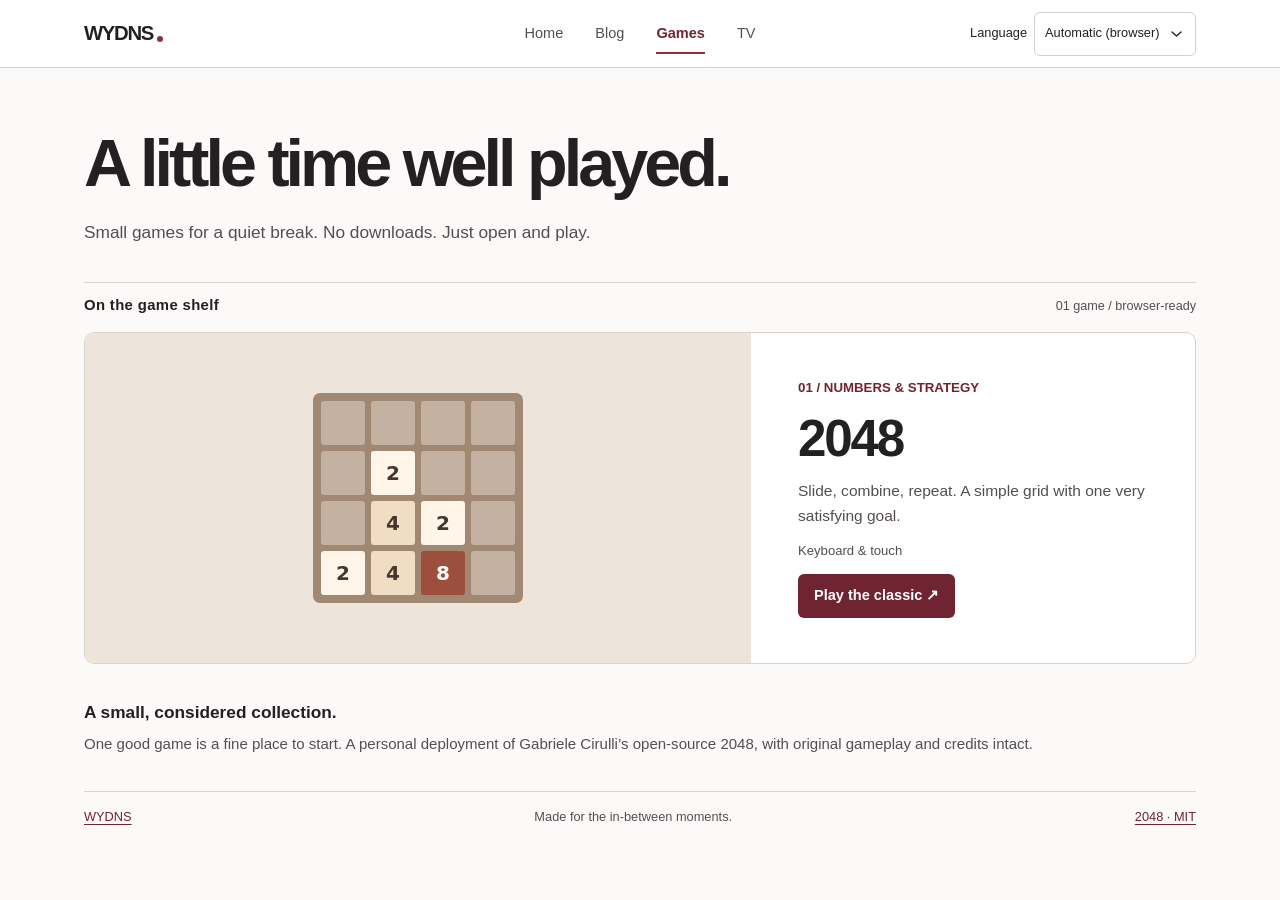
<file: index.html>
<!doctype html>
<html lang="zh-CN">
<head>
<meta charset="utf-8">
<meta name="viewport" content="width=device-width, initial-scale=1">
<meta name="description" content="The WYDNS game shelf. A small collection of browser games, starting with the classic 2048.">
<title data-title-i18n="games">Games — WYDNS</title>
<link rel="canonical" href="https://game.wydns.dpdns.org/">
<link rel="stylesheet" href="/assets/wydns-front.716766fd24.css"><script defer src="/assets/shared/wydns.43c16d378a.js"></script><link rel="dns-prefetch" href="//wydns.dpdns.org"><link rel="dns-prefetch" href="//blog.wydns.dpdns.org"><link rel="dns-prefetch" href="//game.wydns.dpdns.org"></head>
<body>
<a class="skip" href="#main"><span data-i18n="skip">跳至正文</span></a><svg aria-hidden="true" height="0" style="position:absolute" width="0"><symbol id="chev" viewbox="0 0 12 12"><path d="m4 2 4 4-4 4" fill="none" stroke="currentColor" stroke-linecap="round" stroke-linejoin="round" stroke-width="1.5"></path></symbol></svg>
<header class="bar wy-header"><div class="shell head"><a class="brand" href="https://wydns.dpdns.org/" translate="no">WYDNS</a><nav aria-label="WYDNS" class="nav"><a data-i18n="home" href="https://wydns.dpdns.org/">主站</a><a data-i18n="blog" href="https://blog.wydns.dpdns.org/">博客</a><a aria-current="page" data-i18n="games" href="https://game.wydns.dpdns.org/">游戏</a><a href="https://tv.wydns.dpdns.org/">TV</a></nav><label class="language"><span data-i18n="language">语言</span> <span class="select"><select aria-label="语言" data-language=""><option value="auto">自动（浏览器）</option><option value="zh-CN">简体中文</option><option value="zh-TW">繁體中文</option><option value="en">English</option><option value="ja">日本語</option><option value="ko">한국어</option><option value="es">Español</option><option value="fr">Français</option><option value="de">Deutsch</option></select><svg aria-hidden="true" viewbox="0 0 11 8"><path d="m1 2 4.5 4L10 2" fill="none" stroke="currentColor" stroke-linecap="round" stroke-linejoin="round" stroke-width="1.4"></path></svg></span></label></div></header>
<main id="main" class="shell" tabindex="-1">
<header class="intro"><h1 data-i18n="playhero">留一点时间，好好玩一局。</h1><p data-i18n="playlead">安静休息时的小小乐趣。无需下载，打开即玩。</p></header>
<section aria-labelledby="shelf"><div class="section-head"><h2 data-i18n="shelf" id="shelf">游戏架</h2><small data-i18n="onegame">1 款游戏 · 浏览器即玩</small></div><div class="feature game-feature"><a aria-label="开始 2048" class="feature-img visual-game" href="2048/"><div aria-hidden="true" class="board"><i class="v"></i><i class="v"></i><i class="v"></i><i class="v"></i><i class="v"></i><i class="v2">2</i><i class="v"></i><i class="v"></i><i class="v"></i><i class="v4">4</i><i class="v2">2</i><i class="v"></i><i class="v2">2</i><i class="v4">4</i><i class="v8">8</i><i class="v"></i></div></a><div class="feature-copy"><p class="meta" data-i18n="strategy">数字与策略</p><h2>2048</h2><p data-i18n="carddesc">滑动、合并、再来一次。简单的方格，一个令人满足的目标。</p><span class="game-meta" data-i18n="input">键盘与触控</span><a class="play-btn" data-i18n="play" href="2048/">开始游戏</a></div></div></section>
<section class="block credits"><h2 data-i18n="collection">小而用心的游戏收藏。</h2><p data-i18n="creditsdesc">从一个好游戏开始。本站个人部署 Gabriele Cirulli 的开源 2048，保留原有玩法与署名。</p></section>
</main>
<footer class="shell foot"><a href="https://wydns.dpdns.org">WYDNS</a><span><span data-i18n="moments">为片刻闲暇而作。</span></span><a href="2048/LICENSE.txt">2048 · MIT</a></footer>
</body>
</html>
</file>
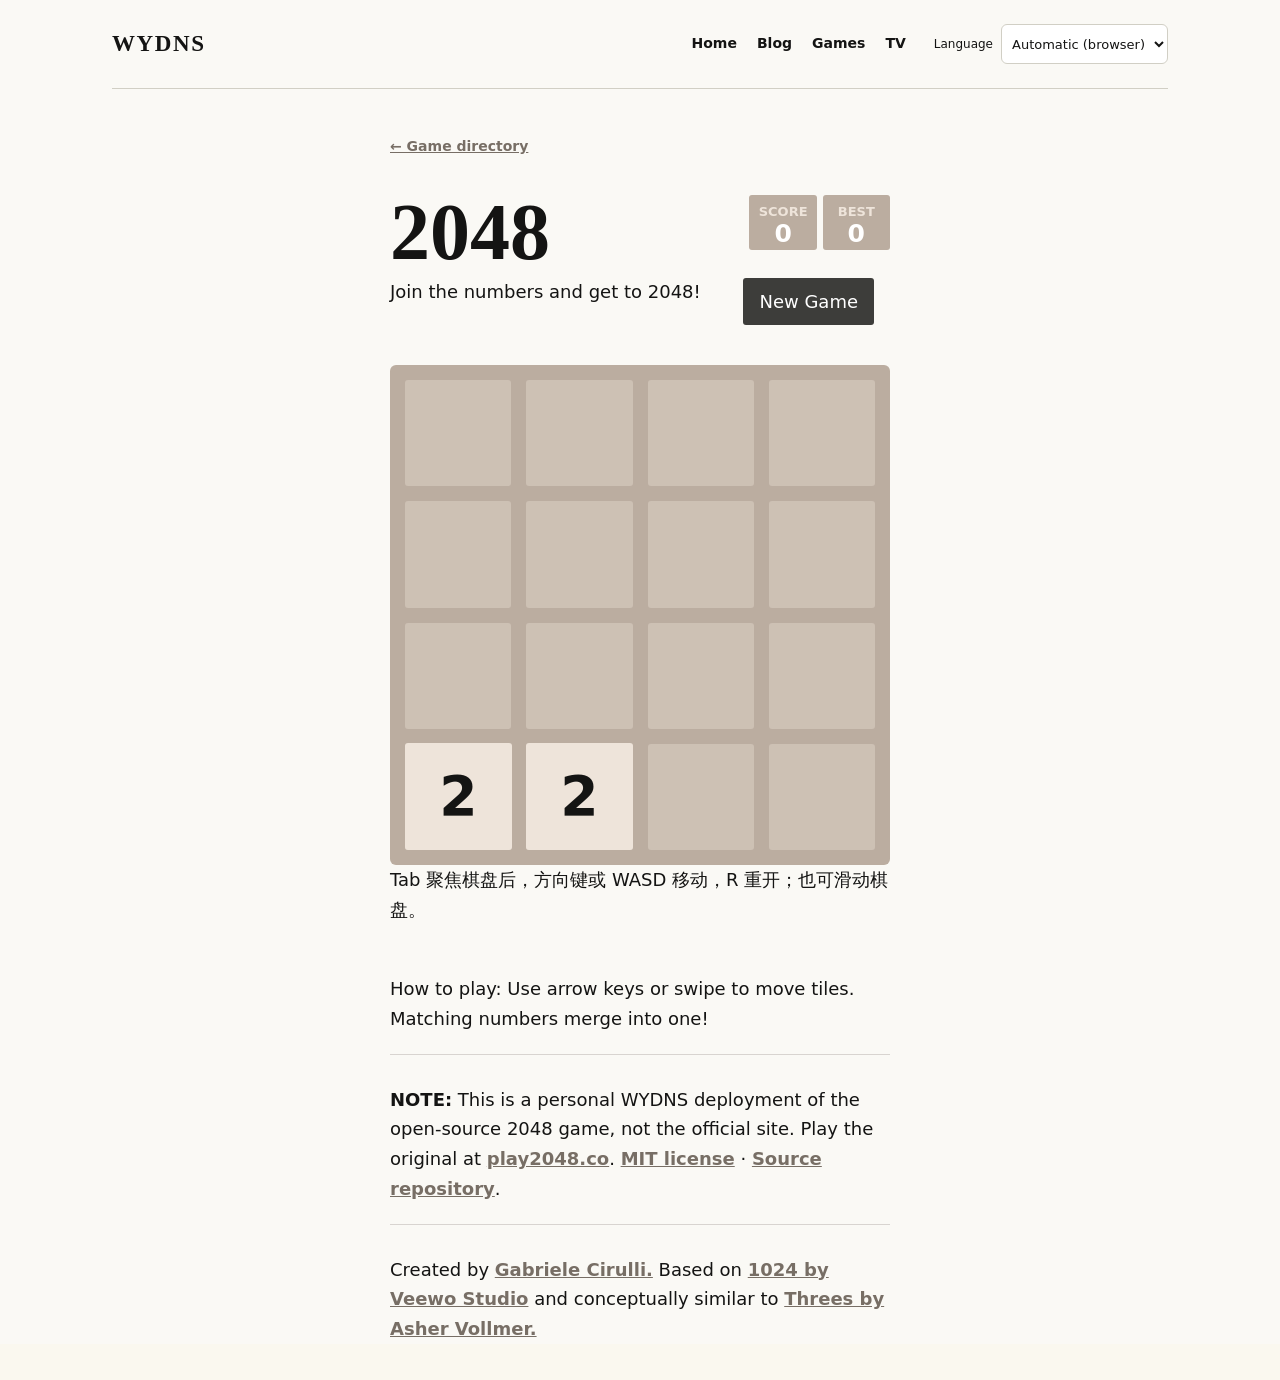
<file: 2048/index.html>
<!DOCTYPE html>
<html lang="zh-CN">
<head>
  <meta charset="utf-8">
  <title>2048</title>

  <link href="style/main.css" rel="stylesheet" type="text/css">
  <link rel="shortcut icon" href="favicon.ico">
  <link rel="apple-touch-icon" href="meta/apple-touch-icon.png">
  <link rel="apple-touch-startup-image" href="meta/apple-touch-startup-image-640x1096.png" media="(device-width: 320px) and (device-height: 568px) and (-webkit-device-pixel-ratio: 2)"> <!-- iPhone 5+ -->
  <link rel="apple-touch-startup-image" href="meta/apple-touch-startup-image-640x920.png"  media="(device-width: 320px) and (device-height: 480px) and (-webkit-device-pixel-ratio: 2)"> <!-- iPhone, retina -->
  <meta name="apple-mobile-web-app-capable" content="yes">
  <meta name="apple-mobile-web-app-status-bar-style" content="black">

  <meta name="HandheldFriendly" content="True">
  <meta name="MobileOptimized" content="320">
  <meta name="viewport" content="width=device-width, initial-scale=1.0, minimal-ui">
<link rel="stylesheet" href="/assets/shared/wydns.dcfc24a1fe.css"><script defer src="/assets/shared/wydns.43c16d378a.js"></script><style>body.wy-game{margin:0;padding:0;background:var(--ivory);font-family:var(--sans)}.wy-game>.container{margin:36px auto}.wy-game .score-container:after,.wy-game .best-container:after{content:attr(data-label)}.wy-game button{font:inherit;border:0;cursor:pointer;color:#fff;background:var(--gray-700);border-radius:3px;min-height:44px}.wy-game .game-message button{padding:0 20px;line-height:42px;margin-left:9px}.wy-game button:focus-visible,.wy-game .game-container:focus-visible{outline:3px solid var(--accent);outline-offset:5px}.wy-game .game-intro{line-height:1.6}.wy-game .above-game{display:flex;align-items:start;gap:16px}.wy-game .above-game .game-intro{flex:1;width:auto}.wy-game .restart-button{width:auto;min-width:105px;text-align:center;white-space:normal;height:auto;line-height:1.5;padding:10px 16px}.wy-game .wy-header{font-size:14px}@media(max-width:520px){.wy-game>.container{margin:26px auto}.wy-game .game-intro{font-size:15px}.wy-game .restart-button{font-size:14px;min-width:90px;padding:8px}.wy-game .game-message .lower{display:flex;justify-content:center;gap:8px}.wy-game .game-message button{margin:0;padding:0 10px;font-size:14px}}</style><link rel="dns-prefetch" href="//wydns.dpdns.org"><link rel="dns-prefetch" href="//blog.wydns.dpdns.org"><link rel="dns-prefetch" href="//game.wydns.dpdns.org"></head>
<body class="wy-game"><a class="skip" href="#main"><span data-i18n="skip">跳至正文</span></a><header class="wy-header"><a class="wy-brand" href="https://wydns.dpdns.org/">WYDNS</a><nav aria-label="WYDNS"><a data-i18n="home" href="https://wydns.dpdns.org/">主站</a><a data-i18n="blog" href="https://blog.wydns.dpdns.org/">博客</a><a data-i18n="games" href="https://game.wydns.dpdns.org/">游戏</a><a href="https://tv.wydns.dpdns.org/">TV</a><label class="wy-language"><span data-i18n="language">语言</span><select data-language aria-label="语言"><option value="auto">自动（浏览器）</option><option value="zh-CN">简体中文</option><option value="zh-TW">繁體中文</option><option value="en">English</option><option value="ja">日本語</option><option value="ko">한국어</option><option value="es">Español</option><option value="fr">Français</option><option value="de">Deutsch</option></select></label></nav></header>
  <main id="main" class="container">
    <p style="font-size: 14px; margin: 0 0 18px"><a class="wy-return" href="../"><span data-i18n="backgames">← 游戏目录</span></a></p>
    <div class="heading">
      <h1 class="title">2048</h1>
      <div class="scores-container">
        <div class="score-container" data-score-label="score" data-label="得分">0</div>
        <div class="best-container" data-score-label="best" data-label="最佳">0</div>
      </div>
    </div>

    <div class="above-game">
      <p class="game-intro"><span data-i18n="gameintro">合并数字，挑战 2048！</span></p>
      <button type="button" class="restart-button"><span data-i18n="new">新游戏</span></button>
    </div>

    <div class="game-container" tabindex="0" role="group" aria-label="2048 棋盘" aria-describedby="board-help">
      <div class="game-message">
        <p></p>
        <div class="lower">
	        <button type="button" class="keep-playing-button"><span data-i18n="keep">继续游戏</span></button>
          <button type="button" class="retry-button"><span data-i18n="retry">再试一次</span></button>
        </div>
      </div>

      <div class="grid-container">
        <div class="grid-row">
          <div class="grid-cell"></div>
          <div class="grid-cell"></div>
          <div class="grid-cell"></div>
          <div class="grid-cell"></div>
        </div>
        <div class="grid-row">
          <div class="grid-cell"></div>
          <div class="grid-cell"></div>
          <div class="grid-cell"></div>
          <div class="grid-cell"></div>
        </div>
        <div class="grid-row">
          <div class="grid-cell"></div>
          <div class="grid-cell"></div>
          <div class="grid-cell"></div>
          <div class="grid-cell"></div>
        </div>
        <div class="grid-row">
          <div class="grid-cell"></div>
          <div class="grid-cell"></div>
          <div class="grid-cell"></div>
          <div class="grid-cell"></div>
        </div>
      </div>

      <div class="tile-container">

      </div>
    </div>

    <p id="board-help" lang="zh-CN">Tab 聚焦棋盘后，方向键或 WASD 移动，R 重开；也可滑动棋盘。</p>
    <p class="game-explanation">
      <span data-i18n="how">玩法：使用方向键或滑动来移动方块。相同数字相遇时合并为一个！</span>
    </p>
    <hr>
    <p>
    <strong class="important">Note:</strong> This is a personal WYDNS deployment of the open-source 2048 game, not the official site. Play the original at <a href="https://play2048.co/">play2048.co</a>. <a href="LICENSE.txt">MIT license</a> · <a href="https://github.com/TIMWUXIPA/2048">Source repository</a>.
    </p>
    <hr>
    <p>
    Created by <a href="http://gabrielecirulli.com" target="_blank">Gabriele Cirulli.</a> Based on <a href="https://itunes.apple.com/us/app/1024!/id823499224" target="_blank">1024 by Veewo Studio</a> and conceptually similar to <a href="http://asherv.com/threes/" target="_blank">Threes by Asher Vollmer.</a>
    </p>
  </main>

  <script src="js/bind_polyfill.js"></script>
  <script src="js/classlist_polyfill.js"></script>
  <script src="js/animframe_polyfill.js"></script>
  <script src="js/keyboard_input_manager.js"></script>
  <script src="js/html_actuator.js"></script>
  <script src="js/grid.js"></script>
  <script src="js/tile.js"></script>
  <script src="js/local_storage_manager.js"></script>
  <script src="js/game_manager.js"></script>
  <script src="js/application.js"></script>
</body>
</html>
</file>
<file: assets/wydns-front.716766fd24.css>
:root{color-scheme:light;--paper:#fbfaf8;--panel:#fff;--ink:#232024;--muted:#544e53;--rule:#d9d2ce;--accent:#8a323d;--accent-dark:#702432;--wash:#efe6e6;--measure:1112px;font:16px/1.6 -apple-system,BlinkMacSystemFont,"PingFang SC","Microsoft YaHei",sans-serif}*{box-sizing:border-box}body,h1,h2,p,figure{margin:0}body{background:var(--paper);color:var(--ink)}a{color:inherit;text-decoration:none}button,select{font:inherit}button,a,select{touch-action:manipulation}:focus-visible{outline:3px solid var(--accent);outline-offset:4px}.shell{width:min(var(--measure),calc(100% - 64px));margin-inline:auto}.bar{border-bottom:1px solid var(--rule);background:#fff}.head{display:grid;grid-template-columns:1fr auto 1fr;align-items:center;min-height:67px;gap:14px}.brand{font-weight:850;font-size:1.27rem;letter-spacing:-.064em;display:inline-flex;align-items:center;min-height:44px;justify-self:start}.brand::after{content:"";width:6px;height:6px;border-radius:50%;background:var(--accent);margin:11px 0 0 4px}.nav{display:flex;flex-wrap:wrap;gap:0 18px}.nav a{min-height:46px;display:inline-flex;align-items:center;padding:0 7px;font-size:.91rem;white-space:nowrap;color:var(--muted);position:relative}.nav a:hover,.nav a[aria-current]{color:var(--accent-dark)}.nav a[aria-current]{font-weight:740}.nav a[aria-current]::after{content:"";position:absolute;background:var(--accent);height:2px;bottom:3px;left:7px;right:7px}.language{justify-self:end;display:inline-flex;align-items:center;gap:7px;font-size:.8rem;white-space:nowrap}.select{position:relative;display:grid}.select select{appearance:none;min-height:44px;border:1px solid #c9bdba;border-radius:6px;color:var(--ink);background:#fff;padding:0 35px 0 10px;max-width:168px}.select svg{width:11px;height:8px;position:absolute;inset-inline-end:14px;top:50%;transform:translateY(-50%);pointer-events:none}.skip{position:absolute;top:4px;left:8px;z-index:3;padding:8px 12px;background:white;clip-path:inset(50%)}.skip:focus{clip-path:none}.view[hidden]{display:none}.intro{padding:57px 0 36px}.intro h1{font-size:clamp(2.35rem,5.2vw,4.6rem);font-weight:730;letter-spacing:-.057em;line-height:1.15;text-wrap:balance}.intro p{margin-top:16px;color:var(--muted);font-size:1.08rem;line-height:1.65}.phrase{display:inline-block}.home .intro{padding:64px 0 44px}.section-head{display:flex;align-items:baseline;justify-content:space-between;gap:8px 14px;flex-wrap:wrap;padding:11px 0 14px;border-top:1px solid var(--rule)}.section-head h2{font-size:.93rem;font-weight:725;letter-spacing:.024em}.section-head small{font-size:.79rem;color:var(--muted)}.catalog{display:grid;grid-template-columns:repeat(3,minmax(0,1fr));gap:29px 22px}.destination{display:grid;grid-template-rows:auto 1fr;gap:13px;min-width:0;border-bottom:1px solid var(--rule);padding-bottom:14px}.destination:hover h2{color:var(--accent)}.destination:hover .label,.text-link:hover{text-decoration:underline;text-underline-offset:4px}.asset{aspect-ratio:2.1;display:grid;place-items:center;overflow:hidden;background:#eee8e5;border-radius:7px;min-width:0}.asset img{width:100%;height:100%;object-fit:cover;object-position:50% 54%;min-height:0}.asset:has(img){grid-template-rows:minmax(0,1fr)}.dest-copy{display:flex;flex-direction:column;align-items:start;gap:4px;min-width:0}.dest-copy h2{font-size:1.42rem;line-height:1.24;font-weight:720;letter-spacing:-.027em}.dest-copy p,.feature p{color:var(--muted);text-wrap:pretty}.dest-copy p{font-size:.93rem;overflow-wrap:anywhere}.label{color:var(--accent-dark);font-weight:650;font-size:.85rem;margin-top:auto;padding-top:5px;display:inline-flex;align-items:center;gap:6px}.chev{width:11px;height:11px;flex:none}.visual-tv{background:#e9e5eb}.tv-mark{display:grid;place-items:center;width:45%;max-width:146px;aspect-ratio:1.77;background:#faf8f8;border:1px solid #a598a6;border-radius:8px;color:#5b435c}.tv-mark svg{width:24%;height:auto}.visual-game{background:#eee5da}.board{display:grid;grid-template-columns:repeat(4,1fr);width:min(38%,118px);gap:4px;padding:6px;background:#a08873;border-radius:7px;aspect-ratio:1}.board i{display:grid;place-items:center;aspect-ratio:1;background:#c5b1a1;border-radius:3px;font:710 .84rem/1 system-ui;color:#47362d}.board .v2{background:#fff5e9}.board .v4{background:#f1dcc4}.board .v8{background:#9b4f3c;color:#fff}.feature{display:grid;grid-template-columns:minmax(0,1.2fr) minmax(0,.8fr);background:var(--panel);border:1px solid var(--rule);border-radius:10px;overflow:hidden;align-items:stretch}.feature:focus-within{outline-offset:4px}.feature-img{min-width:0;display:block;position:relative;aspect-ratio:1.81;overflow:hidden}.feature-img img{position:absolute;inset:0;width:100%;height:100%;object-fit:cover;object-position:center 54%}.feature-copy{padding:clamp(23px,4vw,47px);display:flex;flex-direction:column;justify-content:center;gap:11px;align-items:start}.feature-copy .meta{font-size:.83rem;font-weight:600;color:var(--accent-dark)}.feature h2{font-size:clamp(1.55rem,3vw,2.57rem);font-weight:720;letter-spacing:-.043em;line-height:1.15;text-wrap:balance}.feature h2 a:hover{text-decoration:underline;text-underline-offset:5px}.text-link{color:var(--accent-dark);font-weight:650;display:inline-flex;align-items:center;min-height:44px;gap:6px;font-size:.91rem}.feature p{font-size:.97rem}.block{margin-top:35px}.notes .section-head{padding-block:5px}.empty{color:var(--muted);font-size:.94rem;padding:4px 0}.game-feature .feature-copy{padding-block:24px}.game-feature .feature-img{display:grid;place-items:center;aspect-ratio:2.02}.game-feature .board{width:clamp(112px,14vw,170px);gap:6px;padding:8px}.game-feature .board i{font-size:clamp(.82rem,1.65vw,1.25rem)}.game-feature .feature-copy h2{font-size:clamp(2.1rem,4vw,3.65rem);font-variant-numeric:tabular-nums}.game-meta{font-size:.82rem;color:var(--muted)}.play-btn{display:inline-flex;align-items:center;justify-content:center;min-height:44px;padding:0 16px;background:var(--accent-dark);color:white;border-radius:6px;font-size:.91rem;font-weight:650}.play-btn:hover{background:#4d1720}.credits h2{font-size:1.08rem;margin-bottom:6px}.credits p{color:var(--muted);font-size:.94rem}.foot{margin-top:35px;padding:15px 0 22px;border-top:1px solid var(--rule);font-size:.8rem;color:var(--muted);display:flex;align-items:start;flex-wrap:wrap;justify-content:space-between;gap:5px 18px}.foot a{color:var(--accent-dark);text-decoration:underline;text-underline-offset:3px}@media(max-width:850px){.head{grid-template-columns:1fr auto;gap:0;padding-top:4px}.nav{grid-row:2;grid-column:1/-1;gap:0 16px;margin-left:-7px}.language{grid-row:1;grid-column:2}.catalog{grid-template-columns:repeat(2,minmax(0,1fr))}.intro,.home .intro{padding:40px 0 29px}.feature-copy{padding:22px}.feature-img{aspect-ratio:1.55}.game-feature .feature-img{aspect-ratio:1.5}}
@media(max-width:600px){.shell{width:calc(100% - 36px)}.intro,.home .intro{padding:29px 0 23px}.intro h1{font-size:clamp(1.94rem,8.3vw,3.15rem);max-width:11em;letter-spacing:-.045em}.intro p{font-size:.94rem;margin-top:10px;line-height:1.56}.section-head{padding:8px 0}.catalog{grid-template-columns:1fr;gap:0}.destination{grid-template-columns:85px minmax(0,1fr);grid-template-rows:auto;gap:12px;padding:9px 0;align-items:center}.asset{aspect-ratio:1.32;border-radius:5px}.dest-copy{gap:3px}.dest-copy h2{font-size:1.08rem}.dest-copy p{font-size:.86rem;line-height:1.44}.label{font-size:.81rem;margin-top:0;padding-top:1px}.board{width:min(65%,54px);gap:2px;padding:3px;border-radius:4px}.board i{font-size:.49rem;border-radius:2px}.tv-mark{width:63%;border-radius:4px}.feature{grid-template-columns:1fr}.feature-img{aspect-ratio:1.88}.feature-copy,.game-feature .feature-copy{padding:13px 15px 12px;gap:6px}.feature h2{font-size:1.47rem}.feature p{font-size:.89rem}.block{margin-top:24px}.game-feature .feature-img{aspect-ratio:auto;min-height:112px}.game-feature .board{width:86px;gap:3px;padding:5px}.game-feature .board i{font-size:.74rem}.game-feature .feature-copy h2{font-size:2rem}.foot{padding:12px 0 13px;margin-top:25px}.language select{max-width:148px}}
@media(max-width:350px){.shell{width:calc(100% - 28px)}.nav{gap:0 10px}.language{gap:4px}.language select{max-width:132px}.destination{grid-template-columns:72px minmax(0,1fr);gap:10px}}
@media(forced-colors:active){.select select{appearance:auto;padding-inline-end:7px}.select svg{display:none}}
/* Cross-site polish after pixel review. */
.intro h1{font-weight:690;letter-spacing:-.06em}.select select{border-color:#d6cecb}.destination:hover .asset{outline:1px solid #a79a95;outline-offset:-1px}.catalog .asset img{filter:saturate(.9)}.catalog .board{width:min(43%,136px)}.visual-tv{background:#ebe5e8}.tv-mark{position:relative;width:53%;max-width:168px;background:#eee7ee;border-color:#a393a3;color:#655165}.tv-mark svg{width:33%}.notes .section-head a{color:var(--muted);font-weight:550}.empty{background:#f1eeeb;padding:10px 14px;border-radius:5px}.credits + *{margin-top:12px}.view[data-view=games] .game-meta{color:#4e4246;font-weight:550}.game-feature .board{width:clamp(126px,17vw,210px)}.phrase{display:inline-block;max-width:100%}
@media(max-width:600px){.catalog .board{width:min(73%,62px)}.tv-mark{width:73%}.game-feature .board{width:86px}.play-btn{width:min(100%,190px)}.foot [data-license]:not([hidden]){flex-basis:100%}.empty{padding:8px 10px}}

@media(max-width:420px){.language select{max-width:156px}.nav{gap:0 9px}}
.language,.select{min-width:0}.skip:focus{clip-path:none}.destination:focus-visible,.feature a:focus-visible{outline-offset:-3px}.feature-copy a:focus-visible{outline-offset:3px}.play-btn{margin-top:2px}.intro h1{text-wrap:balance}
</file>
<file: 2048/style/main.css>
@import url(fonts/clear-sans.css);
html, body {
  margin: 0;
  padding: 0;
  background: #faf8ef;
  color: #776e65;
  font-family: "Clear Sans", "Helvetica Neue", Arial, sans-serif;
  font-size: 18px; }

body {
  margin: 80px 0; }

.heading:after {
  content: "";
  display: block;
  clear: both; }

h1.title {
  font-size: 80px;
  font-weight: bold;
  margin: 0;
  display: block;
  float: left; }

@-webkit-keyframes move-up {
  0% {
    top: 25px;
    opacity: 1; }

  100% {
    top: -50px;
    opacity: 0; } }
@-moz-keyframes move-up {
  0% {
    top: 25px;
    opacity: 1; }

  100% {
    top: -50px;
    opacity: 0; } }
@keyframes move-up {
  0% {
    top: 25px;
    opacity: 1; }

  100% {
    top: -50px;
    opacity: 0; } }
.scores-container {
  float: right;
  text-align: right; }

.score-container, .best-container {
  position: relative;
  display: inline-block;
  background: #bbada0;
  padding: 15px 25px;
  font-size: 25px;
  height: 25px;
  line-height: 47px;
  font-weight: bold;
  border-radius: 3px;
  color: white;
  margin-top: 8px;
  text-align: center; }
  .score-container:after, .best-container:after {
    position: absolute;
    width: 100%;
    top: 10px;
    left: 0;
    text-transform: uppercase;
    font-size: 13px;
    line-height: 13px;
    text-align: center;
    color: #eee4da; }
  .score-container .score-addition, .best-container .score-addition {
    position: absolute;
    right: 30px;
    color: red;
    font-size: 25px;
    line-height: 25px;
    font-weight: bold;
    color: rgba(119, 110, 101, 0.9);
    z-index: 100;
    -webkit-animation: move-up 600ms ease-in;
    -moz-animation: move-up 600ms ease-in;
    animation: move-up 600ms ease-in;
    -webkit-animation-fill-mode: both;
    -moz-animation-fill-mode: both;
    animation-fill-mode: both; }

.score-container:after {
  content: "Score"; }

.best-container:after {
  content: "Best"; }

p {
  margin-top: 0;
  margin-bottom: 10px;
  line-height: 1.65; }

a {
  color: #776e65;
  font-weight: bold;
  text-decoration: underline;
  cursor: pointer; }

strong.important {
  text-transform: uppercase; }

hr {
  border: none;
  border-bottom: 1px solid #d8d4d0;
  margin-top: 20px;
  margin-bottom: 30px; }

.container {
  width: 500px;
  margin: 0 auto; }

@-webkit-keyframes fade-in {
  0% {
    opacity: 0; }

  100% {
    opacity: 1; } }
@-moz-keyframes fade-in {
  0% {
    opacity: 0; }

  100% {
    opacity: 1; } }
@keyframes fade-in {
  0% {
    opacity: 0; }

  100% {
    opacity: 1; } }
.game-container {
  margin-top: 40px;
  position: relative;
  padding: 15px;
  cursor: default;
  -webkit-touch-callout: none;
  -ms-touch-callout: none;
  -webkit-user-select: none;
  -moz-user-select: none;
  -ms-user-select: none;
  -ms-touch-action: none;
  touch-action: none;
  background: #bbada0;
  border-radius: 6px;
  width: 500px;
  height: 500px;
  -webkit-box-sizing: border-box;
  -moz-box-sizing: border-box;
  box-sizing: border-box; }
  .game-container .game-message {
    display: none;
    position: absolute;
    top: 0;
    right: 0;
    bottom: 0;
    left: 0;
    background: rgba(238, 228, 218, 0.5);
    z-index: 100;
    text-align: center;
    -webkit-animation: fade-in 800ms ease 1200ms;
    -moz-animation: fade-in 800ms ease 1200ms;
    animation: fade-in 800ms ease 1200ms;
    -webkit-animation-fill-mode: both;
    -moz-animation-fill-mode: both;
    animation-fill-mode: both; }
    .game-container .game-message p {
      font-size: 60px;
      font-weight: bold;
      height: 60px;
      line-height: 60px;
      margin-top: 222px; }
    .game-container .game-message .lower {
      display: block;
      margin-top: 59px; }
    .game-container .game-message button {
      display: inline-block;
      background: #8f7a66;
      border-radius: 3px;
      padding: 0 20px;
      text-decoration: none;
      color: #f9f6f2;
      height: 40px;
      line-height: 42px;
      margin-left: 9px; }
      .game-container .game-message button.keep-playing-button {
        display: none; }
    .game-container .game-message.game-won {
      background: rgba(237, 194, 46, 0.5);
      color: #f9f6f2; }
      .game-container .game-message.game-won button.keep-playing-button {
        display: inline-block; }
    .game-container .game-message.game-won, .game-container .game-message.game-over {
      display: block; }

.grid-container {
  position: absolute;
  z-index: 1; }

.grid-row {
  margin-bottom: 15px; }
  .grid-row:last-child {
    margin-bottom: 0; }
  .grid-row:after {
    content: "";
    display: block;
    clear: both; }

.grid-cell {
  width: 106.25px;
  height: 106.25px;
  margin-right: 15px;
  float: left;
  border-radius: 3px;
  background: rgba(238, 228, 218, 0.35); }
  .grid-cell:last-child {
    margin-right: 0; }

.tile-container {
  position: absolute;
  z-index: 2; }

.tile, .tile .tile-inner {
  width: 107px;
  height: 107px;
  line-height: 107px; }
.tile.tile-position-1-1 {
  -webkit-transform: translate(0px, 0px);
  -moz-transform: translate(0px, 0px);
  -ms-transform: translate(0px, 0px);
  transform: translate(0px, 0px); }
.tile.tile-position-1-2 {
  -webkit-transform: translate(0px, 121px);
  -moz-transform: translate(0px, 121px);
  -ms-transform: translate(0px, 121px);
  transform: translate(0px, 121px); }
.tile.tile-position-1-3 {
  -webkit-transform: translate(0px, 242px);
  -moz-transform: translate(0px, 242px);
  -ms-transform: translate(0px, 242px);
  transform: translate(0px, 242px); }
.tile.tile-position-1-4 {
  -webkit-transform: translate(0px, 363px);
  -moz-transform: translate(0px, 363px);
  -ms-transform: translate(0px, 363px);
  transform: translate(0px, 363px); }
.tile.tile-position-2-1 {
  -webkit-transform: translate(121px, 0px);
  -moz-transform: translate(121px, 0px);
  -ms-transform: translate(121px, 0px);
  transform: translate(121px, 0px); }
.tile.tile-position-2-2 {
  -webkit-transform: translate(121px, 121px);
  -moz-transform: translate(121px, 121px);
  -ms-transform: translate(121px, 121px);
  transform: translate(121px, 121px); }
.tile.tile-position-2-3 {
  -webkit-transform: translate(121px, 242px);
  -moz-transform: translate(121px, 242px);
  -ms-transform: translate(121px, 242px);
  transform: translate(121px, 242px); }
.tile.tile-position-2-4 {
  -webkit-transform: translate(121px, 363px);
  -moz-transform: translate(121px, 363px);
  -ms-transform: translate(121px, 363px);
  transform: translate(121px, 363px); }
.tile.tile-position-3-1 {
  -webkit-transform: translate(242px, 0px);
  -moz-transform: translate(242px, 0px);
  -ms-transform: translate(242px, 0px);
  transform: translate(242px, 0px); }
.tile.tile-position-3-2 {
  -webkit-transform: translate(242px, 121px);
  -moz-transform: translate(242px, 121px);
  -ms-transform: translate(242px, 121px);
  transform: translate(242px, 121px); }
.tile.tile-position-3-3 {
  -webkit-transform: translate(242px, 242px);
  -moz-transform: translate(242px, 242px);
  -ms-transform: translate(242px, 242px);
  transform: translate(242px, 242px); }
.tile.tile-position-3-4 {
  -webkit-transform: translate(242px, 363px);
  -moz-transform: translate(242px, 363px);
  -ms-transform: translate(242px, 363px);
  transform: translate(242px, 363px); }
.tile.tile-position-4-1 {
  -webkit-transform: translate(363px, 0px);
  -moz-transform: translate(363px, 0px);
  -ms-transform: translate(363px, 0px);
  transform: translate(363px, 0px); }
.tile.tile-position-4-2 {
  -webkit-transform: translate(363px, 121px);
  -moz-transform: translate(363px, 121px);
  -ms-transform: translate(363px, 121px);
  transform: translate(363px, 121px); }
.tile.tile-position-4-3 {
  -webkit-transform: translate(363px, 242px);
  -moz-transform: translate(363px, 242px);
  -ms-transform: translate(363px, 242px);
  transform: translate(363px, 242px); }
.tile.tile-position-4-4 {
  -webkit-transform: translate(363px, 363px);
  -moz-transform: translate(363px, 363px);
  -ms-transform: translate(363px, 363px);
  transform: translate(363px, 363px); }

.tile {
  position: absolute;
  -webkit-transition: 100ms ease-in-out;
  -moz-transition: 100ms ease-in-out;
  transition: 100ms ease-in-out;
  -webkit-transition-property: -webkit-transform;
  -moz-transition-property: -moz-transform;
  transition-property: transform; }
  .tile .tile-inner {
    border-radius: 3px;
    background: #eee4da;
    text-align: center;
    font-weight: bold;
    z-index: 10;
    font-size: 55px; }
  .tile.tile-2 .tile-inner {
    background: #eee4da;
    box-shadow: 0 0 30px 10px rgba(243, 215, 116, 0), inset 0 0 0 1px rgba(255, 255, 255, 0); }
  .tile.tile-4 .tile-inner {
    background: #ede0c8;
    box-shadow: 0 0 30px 10px rgba(243, 215, 116, 0), inset 0 0 0 1px rgba(255, 255, 255, 0); }
  .tile.tile-8 .tile-inner {
    color: #f9f6f2;
    background: #f2b179; }
  .tile.tile-16 .tile-inner {
    color: #f9f6f2;
    background: #f59563; }
  .tile.tile-32 .tile-inner {
    color: #f9f6f2;
    background: #f67c5f; }
  .tile.tile-64 .tile-inner {
    color: #f9f6f2;
    background: #f65e3b; }
  .tile.tile-128 .tile-inner {
    color: #f9f6f2;
    background: #edcf72;
    box-shadow: 0 0 30px 10px rgba(243, 215, 116, 0.2381), inset 0 0 0 1px rgba(255, 255, 255, 0.14286);
    font-size: 45px; }
    @media screen and (max-width: 520px) {
      .tile.tile-128 .tile-inner {
        font-size: 25px; } }
  .tile.tile-256 .tile-inner {
    color: #f9f6f2;
    background: #edcc61;
    box-shadow: 0 0 30px 10px rgba(243, 215, 116, 0.31746), inset 0 0 0 1px rgba(255, 255, 255, 0.19048);
    font-size: 45px; }
    @media screen and (max-width: 520px) {
      .tile.tile-256 .tile-inner {
        font-size: 25px; } }
  .tile.tile-512 .tile-inner {
    color: #f9f6f2;
    background: #edc850;
    box-shadow: 0 0 30px 10px rgba(243, 215, 116, 0.39683), inset 0 0 0 1px rgba(255, 255, 255, 0.2381);
    font-size: 45px; }
    @media screen and (max-width: 520px) {
      .tile.tile-512 .tile-inner {
        font-size: 25px; } }
  .tile.tile-1024 .tile-inner {
    color: #f9f6f2;
    background: #edc53f;
    box-shadow: 0 0 30px 10px rgba(243, 215, 116, 0.47619), inset 0 0 0 1px rgba(255, 255, 255, 0.28571);
    font-size: 35px; }
    @media screen and (max-width: 520px) {
      .tile.tile-1024 .tile-inner {
        font-size: 15px; } }
  .tile.tile-2048 .tile-inner {
    color: #f9f6f2;
    background: #edc22e;
    box-shadow: 0 0 30px 10px rgba(243, 215, 116, 0.55556), inset 0 0 0 1px rgba(255, 255, 255, 0.33333);
    font-size: 35px; }
    @media screen and (max-width: 520px) {
      .tile.tile-2048 .tile-inner {
        font-size: 15px; } }
  .tile.tile-super .tile-inner {
    color: #f9f6f2;
    background: #3c3a32;
    font-size: 30px; }
    @media screen and (max-width: 520px) {
      .tile.tile-super .tile-inner {
        font-size: 10px; } }

@-webkit-keyframes appear {
  0% {
    opacity: 0;
    -webkit-transform: scale(0);
    -moz-transform: scale(0);
    -ms-transform: scale(0);
    transform: scale(0); }

  100% {
    opacity: 1;
    -webkit-transform: scale(1);
    -moz-transform: scale(1);
    -ms-transform: scale(1);
    transform: scale(1); } }
@-moz-keyframes appear {
  0% {
    opacity: 0;
    -webkit-transform: scale(0);
    -moz-transform: scale(0);
    -ms-transform: scale(0);
    transform: scale(0); }

  100% {
    opacity: 1;
    -webkit-transform: scale(1);
    -moz-transform: scale(1);
    -ms-transform: scale(1);
    transform: scale(1); } }
@keyframes appear {
  0% {
    opacity: 0;
    -webkit-transform: scale(0);
    -moz-transform: scale(0);
    -ms-transform: scale(0);
    transform: scale(0); }

  100% {
    opacity: 1;
    -webkit-transform: scale(1);
    -moz-transform: scale(1);
    -ms-transform: scale(1);
    transform: scale(1); } }
.tile-new .tile-inner {
  -webkit-animation: appear 200ms ease 100ms;
  -moz-animation: appear 200ms ease 100ms;
  animation: appear 200ms ease 100ms;
  -webkit-animation-fill-mode: backwards;
  -moz-animation-fill-mode: backwards;
  animation-fill-mode: backwards; }

@-webkit-keyframes pop {
  0% {
    -webkit-transform: scale(0);
    -moz-transform: scale(0);
    -ms-transform: scale(0);
    transform: scale(0); }

  50% {
    -webkit-transform: scale(1.2);
    -moz-transform: scale(1.2);
    -ms-transform: scale(1.2);
    transform: scale(1.2); }

  100% {
    -webkit-transform: scale(1);
    -moz-transform: scale(1);
    -ms-transform: scale(1);
    transform: scale(1); } }
@-moz-keyframes pop {
  0% {
    -webkit-transform: scale(0);
    -moz-transform: scale(0);
    -ms-transform: scale(0);
    transform: scale(0); }

  50% {
    -webkit-transform: scale(1.2);
    -moz-transform: scale(1.2);
    -ms-transform: scale(1.2);
    transform: scale(1.2); }

  100% {
    -webkit-transform: scale(1);
    -moz-transform: scale(1);
    -ms-transform: scale(1);
    transform: scale(1); } }
@keyframes pop {
  0% {
    -webkit-transform: scale(0);
    -moz-transform: scale(0);
    -ms-transform: scale(0);
    transform: scale(0); }

  50% {
    -webkit-transform: scale(1.2);
    -moz-transform: scale(1.2);
    -ms-transform: scale(1.2);
    transform: scale(1.2); }

  100% {
    -webkit-transform: scale(1);
    -moz-transform: scale(1);
    -ms-transform: scale(1);
    transform: scale(1); } }
.tile-merged .tile-inner {
  z-index: 20;
  -webkit-animation: pop 200ms ease 100ms;
  -moz-animation: pop 200ms ease 100ms;
  animation: pop 200ms ease 100ms;
  -webkit-animation-fill-mode: backwards;
  -moz-animation-fill-mode: backwards;
  animation-fill-mode: backwards; }

.above-game:after {
  content: "";
  display: block;
  clear: both; }

.game-intro {
  float: left;
  line-height: 42px;
  margin-bottom: 0; }

.restart-button {
  display: inline-block;
  background: #8f7a66;
  border-radius: 3px;
  padding: 0 20px;
  text-decoration: none;
  color: #f9f6f2;
  height: 40px;
  line-height: 42px;
  display: block;
  text-align: center;
  float: right; }

.game-explanation {
  margin-top: 50px; }

@media screen and (max-width: 520px) {
  html, body {
    font-size: 15px; }

  body {
    margin: 20px 0;
    padding: 0 20px; }

  h1.title {
    font-size: 27px;
    margin-top: 15px; }

  .container {
    width: 280px;
    margin: 0 auto; }

  .score-container, .best-container {
    margin-top: 0;
    padding: 15px 10px;
    min-width: 40px; }

  .heading {
    margin-bottom: 10px; }

  .game-intro {
    width: 55%;
    display: block;
    box-sizing: border-box;
    line-height: 1.65; }

  .restart-button {
    width: 42%;
    padding: 0;
    display: block;
    box-sizing: border-box;
    margin-top: 2px; }

  .game-container {
    margin-top: 17px;
    position: relative;
    padding: 10px;
    cursor: default;
    -webkit-touch-callout: none;
    -ms-touch-callout: none;
    -webkit-user-select: none;
    -moz-user-select: none;
    -ms-user-select: none;
    -ms-touch-action: none;
    touch-action: none;
    background: #bbada0;
    border-radius: 6px;
    width: 280px;
    height: 280px;
    -webkit-box-sizing: border-box;
    -moz-box-sizing: border-box;
    box-sizing: border-box; }
    .game-container .game-message {
      display: none;
      position: absolute;
      top: 0;
      right: 0;
      bottom: 0;
      left: 0;
      background: rgba(238, 228, 218, 0.5);
      z-index: 100;
      text-align: center;
      -webkit-animation: fade-in 800ms ease 1200ms;
      -moz-animation: fade-in 800ms ease 1200ms;
      animation: fade-in 800ms ease 1200ms;
      -webkit-animation-fill-mode: both;
      -moz-animation-fill-mode: both;
      animation-fill-mode: both; }
      .game-container .game-message p {
        font-size: 60px;
        font-weight: bold;
        height: 60px;
        line-height: 60px;
        margin-top: 222px; }
      .game-container .game-message .lower {
        display: block;
        margin-top: 59px; }
      .game-container .game-message button {
        display: inline-block;
        background: #8f7a66;
        border-radius: 3px;
        padding: 0 20px;
        text-decoration: none;
        color: #f9f6f2;
        height: 40px;
        line-height: 42px;
        margin-left: 9px; }
        .game-container .game-message button.keep-playing-button {
          display: none; }
      .game-container .game-message.game-won {
        background: rgba(237, 194, 46, 0.5);
        color: #f9f6f2; }
        .game-container .game-message.game-won button.keep-playing-button {
          display: inline-block; }
      .game-container .game-message.game-won, .game-container .game-message.game-over {
        display: block; }

  .grid-container {
    position: absolute;
    z-index: 1; }

  .grid-row {
    margin-bottom: 10px; }
    .grid-row:last-child {
      margin-bottom: 0; }
    .grid-row:after {
      content: "";
      display: block;
      clear: both; }

  .grid-cell {
    width: 57.5px;
    height: 57.5px;
    margin-right: 10px;
    float: left;
    border-radius: 3px;
    background: rgba(238, 228, 218, 0.35); }
    .grid-cell:last-child {
      margin-right: 0; }

  .tile-container {
    position: absolute;
    z-index: 2; }

  .tile, .tile .tile-inner {
    width: 58px;
    height: 58px;
    line-height: 58px; }
  .tile.tile-position-1-1 {
    -webkit-transform: translate(0px, 0px);
    -moz-transform: translate(0px, 0px);
    -ms-transform: translate(0px, 0px);
    transform: translate(0px, 0px); }
  .tile.tile-position-1-2 {
    -webkit-transform: translate(0px, 67px);
    -moz-transform: translate(0px, 67px);
    -ms-transform: translate(0px, 67px);
    transform: translate(0px, 67px); }
  .tile.tile-position-1-3 {
    -webkit-transform: translate(0px, 135px);
    -moz-transform: translate(0px, 135px);
    -ms-transform: translate(0px, 135px);
    transform: translate(0px, 135px); }
  .tile.tile-position-1-4 {
    -webkit-transform: translate(0px, 202px);
    -moz-transform: translate(0px, 202px);
    -ms-transform: translate(0px, 202px);
    transform: translate(0px, 202px); }
  .tile.tile-position-2-1 {
    -webkit-transform: translate(67px, 0px);
    -moz-transform: translate(67px, 0px);
    -ms-transform: translate(67px, 0px);
    transform: translate(67px, 0px); }
  .tile.tile-position-2-2 {
    -webkit-transform: translate(67px, 67px);
    -moz-transform: translate(67px, 67px);
    -ms-transform: translate(67px, 67px);
    transform: translate(67px, 67px); }
  .tile.tile-position-2-3 {
    -webkit-transform: translate(67px, 135px);
    -moz-transform: translate(67px, 135px);
    -ms-transform: translate(67px, 135px);
    transform: translate(67px, 135px); }
  .tile.tile-position-2-4 {
    -webkit-transform: translate(67px, 202px);
    -moz-transform: translate(67px, 202px);
    -ms-transform: translate(67px, 202px);
    transform: translate(67px, 202px); }
  .tile.tile-position-3-1 {
    -webkit-transform: translate(135px, 0px);
    -moz-transform: translate(135px, 0px);
    -ms-transform: translate(135px, 0px);
    transform: translate(135px, 0px); }
  .tile.tile-position-3-2 {
    -webkit-transform: translate(135px, 67px);
    -moz-transform: translate(135px, 67px);
    -ms-transform: translate(135px, 67px);
    transform: translate(135px, 67px); }
  .tile.tile-position-3-3 {
    -webkit-transform: translate(135px, 135px);
    -moz-transform: translate(135px, 135px);
    -ms-transform: translate(135px, 135px);
    transform: translate(135px, 135px); }
  .tile.tile-position-3-4 {
    -webkit-transform: translate(135px, 202px);
    -moz-transform: translate(135px, 202px);
    -ms-transform: translate(135px, 202px);
    transform: translate(135px, 202px); }
  .tile.tile-position-4-1 {
    -webkit-transform: translate(202px, 0px);
    -moz-transform: translate(202px, 0px);
    -ms-transform: translate(202px, 0px);
    transform: translate(202px, 0px); }
  .tile.tile-position-4-2 {
    -webkit-transform: translate(202px, 67px);
    -moz-transform: translate(202px, 67px);
    -ms-transform: translate(202px, 67px);
    transform: translate(202px, 67px); }
  .tile.tile-position-4-3 {
    -webkit-transform: translate(202px, 135px);
    -moz-transform: translate(202px, 135px);
    -ms-transform: translate(202px, 135px);
    transform: translate(202px, 135px); }
  .tile.tile-position-4-4 {
    -webkit-transform: translate(202px, 202px);
    -moz-transform: translate(202px, 202px);
    -ms-transform: translate(202px, 202px);
    transform: translate(202px, 202px); }

  .tile .tile-inner {
    font-size: 35px; }

  .game-message p {
    font-size: 30px !important;
    height: 30px !important;
    line-height: 30px !important;
    margin-top: 90px !important; }
  .game-message .lower {
    margin-top: 30px !important; } }
</file>
<file: assets/shared/wydns.dcfc24a1fe.css>
/* Shared WYDNS shell. Board layout and tutorial content remain independent. */
:root{--ivory:#FAF9F5;--white:#FFFFFF;--slate:#141413;--clay:#D97757;--olive:#788C5D;--oat:#E3DACC;--gray-150:#F0EEE6;--gray-300:#D1CFC5;--gray-500:#87867F;--gray-700:#3D3D3A;--paper:var(--ivory);--ink:var(--slate);--muted:var(--gray-700);--accent:var(--clay);--line:var(--gray-300);--panel:var(--white);--serif:ui-serif,Georgia,"Times New Roman",serif;--sans:system-ui,-apple-system,"Segoe UI",sans-serif;--mono:ui-monospace,Menlo,monospace}
body{background:var(--ivory);color:var(--slate);font-family:var(--sans)}
.wy-header{box-sizing:border-box;display:flex;align-items:center;justify-content:space-between;gap:24px;max-width:1120px;width:calc(100% - 64px);margin:0 auto;padding:28px 0;border-bottom:1px solid var(--gray-300);font:14px/1.5 var(--sans);color:var(--slate)}
.wy-header .wy-brand{font:700 23px var(--serif);letter-spacing:.07em;text-decoration:none;color:var(--slate)}
.wy-header nav{display:flex;flex-wrap:wrap;align-items:center;gap:20px;padding:0;font:14px/1.5 var(--sans)}
.wy-header a{color:inherit;text-decoration:none}.wy-header a:hover{color:var(--clay)}
.wy-language{display:flex;align-items:center;gap:8px;font-size:12px}.wy-language select{max-width:190px;min-height:36px;border:1px solid var(--gray-300);border-radius:6px;background:var(--ivory);color:var(--slate);font:13px var(--sans);padding:6px}
.wy-header a:focus-visible,.wy-header select:focus-visible{outline:3px solid var(--clay);outline-offset:4px}
.wy-notice{max-width:1056px;margin:24px auto 0;padding:14px 20px;border-left:3px solid var(--clay);background:var(--gray-150);font:14px/1.6 var(--sans);color:var(--gray-700)}
h1,h2,h3{font-family:var(--serif);font-weight:500}.eyebrow{font-family:var(--mono)}
.feature,.game-card{background:var(--white);border:1px solid var(--gray-300);border-radius:12px;overflow:hidden}.tile-art{background:var(--oat)}
@media(max-width:700px){.wy-header{width:calc(100% - 40px);padding:22px 0;align-items:flex-start;flex-direction:column;gap:16px}.wy-header nav{gap:14px;max-width:100%}.wy-language{flex-wrap:wrap}.wy-language select{max-width:170px}.wy-notice{margin:20px 20px 0}.deck{position:static;margin-top:24px}.section-heading{flex-wrap:wrap;gap:12px}.game-meta{flex-wrap:wrap}}
@media(prefers-reduced-motion:reduce){html{scroll-behavior:auto}*{transition:none!important}}

/* Reset tutorial's broad header styling inside the shared shell. */
.wy-header{background:transparent;border-radius:0;overflow:visible;grid-template-columns:none;color:var(--slate)}
.wy-header nav{margin:0;border:0}.wy-header .wy-language{color:var(--slate)}

.deck{position:static;max-width:620px;margin-top:24px;line-height:1.7}.intro h1{max-width:900px}

/* Warm, consistent shell: 1056px content edge on every directory. */
:root{color-scheme:light;--accent:#a34f38;--site-width:1056px;--gutter:32px}
.wy-header{width:min(var(--site-width),calc(100% - 64px));padding:24px 0;gap:20px}
.wy-header nav{gap:8px 20px;justify-content:flex-end}
.wy-header nav>a{padding:8px 0;border-bottom:2px solid transparent;line-height:1.5}
.wy-header nav>a[aria-current]{color:var(--accent);border-bottom-color:var(--accent);font-weight:650}
.wy-header a:hover{color:var(--accent);text-decoration:none}
.wy-language{margin-left:8px;gap:8px}.wy-language select{background:var(--white);min-height:40px;max-width:210px}
.wy-header a:focus-visible,.wy-header select:focus-visible{outline-color:var(--accent)}
body:not(.wy-game)>main:not(.wrap){box-sizing:border-box;max-width:none;width:min(var(--site-width),calc(100% - 64px));padding:32px 0;margin:0 auto}
body>main.wrap,.wrap{width:min(var(--site-width),calc(100% - 64px))}
body>footer:not(.wrap){box-sizing:border-box;width:min(var(--site-width),calc(100% - 64px));max-width:none;padding:24px 0 32px}
.intro h1{overflow-wrap:anywhere}.lead,.lede,.deck{line-height:1.8}
.card{border-color:var(--gray-300)}.card:hover{border-color:var(--accent)}
.eyebrow,.number,.text-link,.play{color:var(--accent)}
.wy-notice{box-sizing:border-box;width:min(var(--site-width),calc(100% - 64px));margin:24px auto 0}
@media(max-width:700px){
 .wy-header{width:calc(100% - 40px);gap:16px;padding:20px 0}
 .wy-header nav{width:100%;justify-content:flex-start;gap:4px 20px}
 .wy-language{flex-basis:100%;margin:10px 0 0;justify-content:space-between}
 .wy-language select{max-width:calc(100% - 64px);min-width:180px}
 body:not(.wy-game)>main:not(.wrap),body>main.wrap,.wrap,body>footer:not(.wrap),.wy-notice{width:calc(100% - 40px)}
 body:not(.wy-game)>main:not(.wrap){padding:16px 0}.wy-notice{margin:20px auto 0}
}

/* Shared keyboard entry and deliberate return targets, not prose links. */
.skip{position:fixed;top:8px;left:12px;transform:translateY(-180%);z-index:1000;padding:10px 16px;background:var(--white);color:var(--ink);border:2px solid var(--accent);border-radius:6px;font:16px/1.5 var(--sans)}
.skip:focus{transform:none;outline:3px solid var(--accent);outline-offset:3px}
.wy-return{display:inline-flex;align-items:center;min-height:44px;box-sizing:border-box;padding:6px 0}
.wy-return:focus-visible{outline:3px solid var(--accent);outline-offset:4px}
</file>
